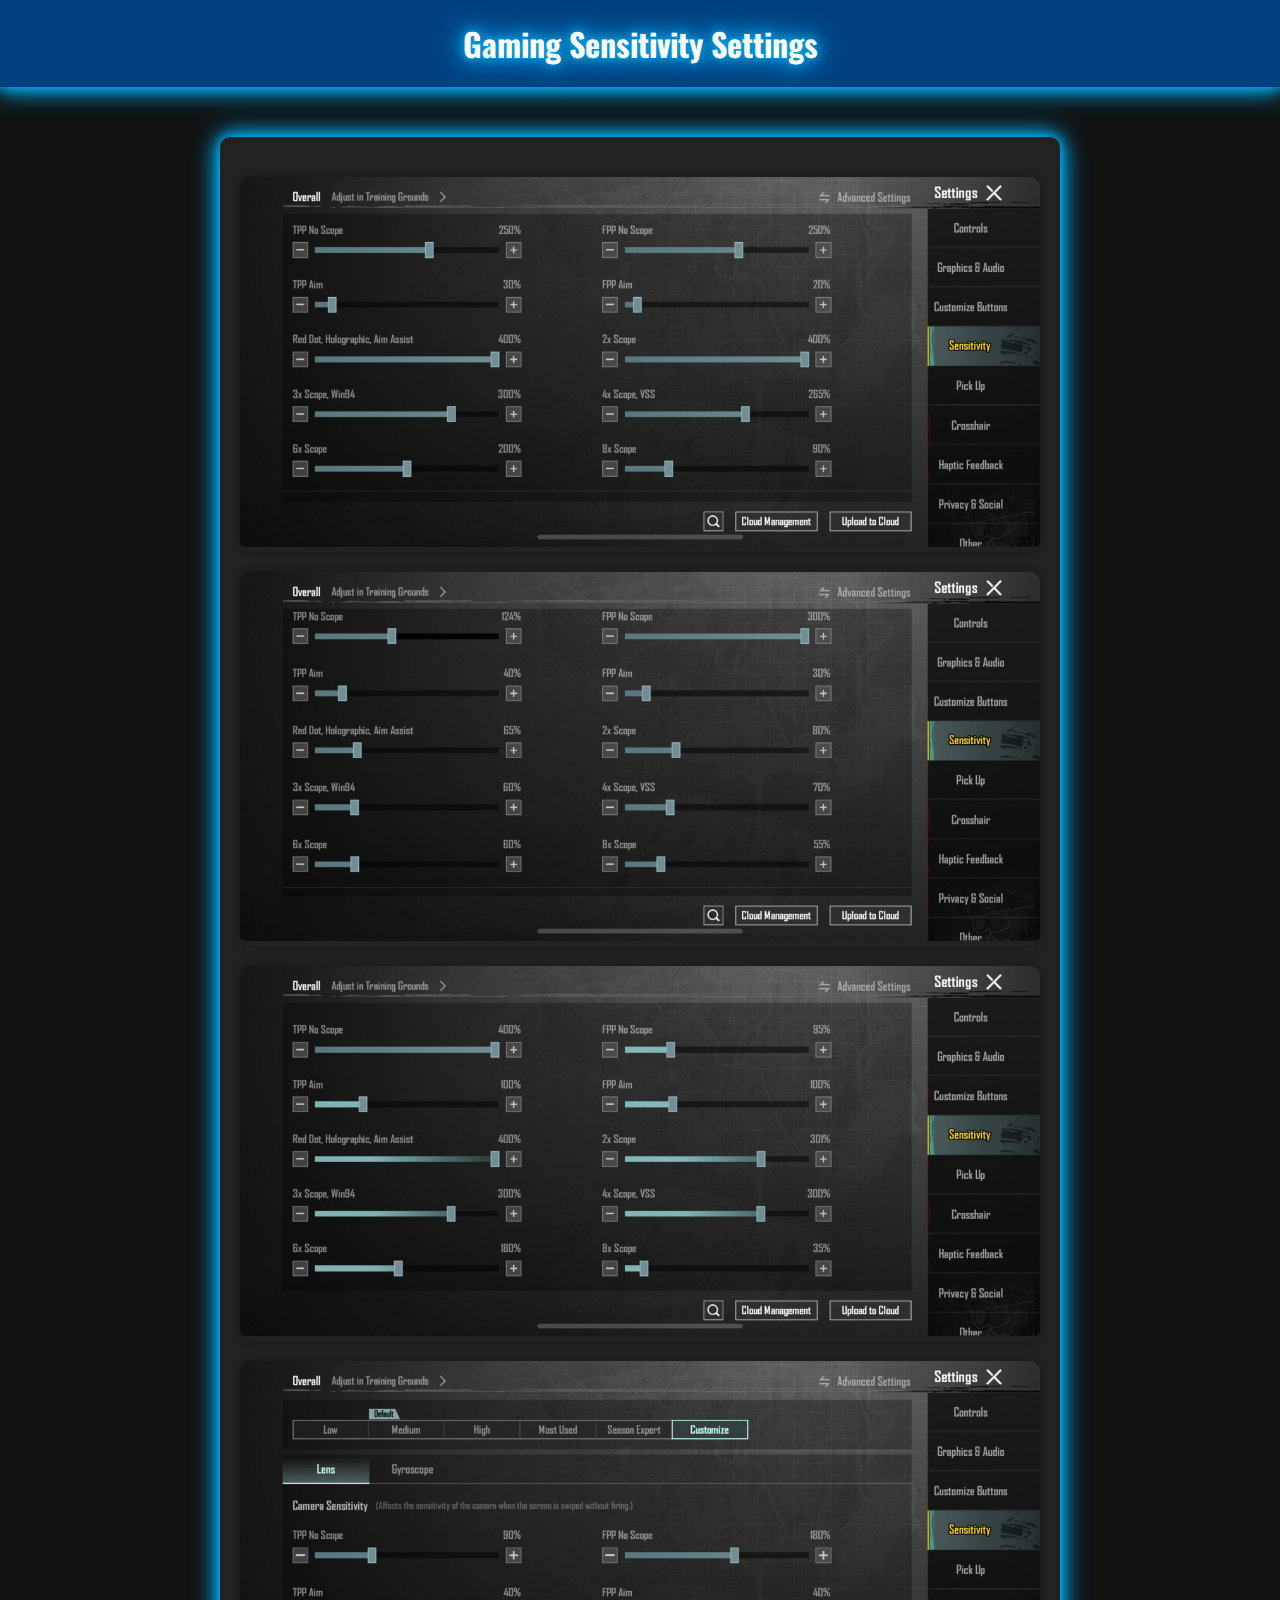
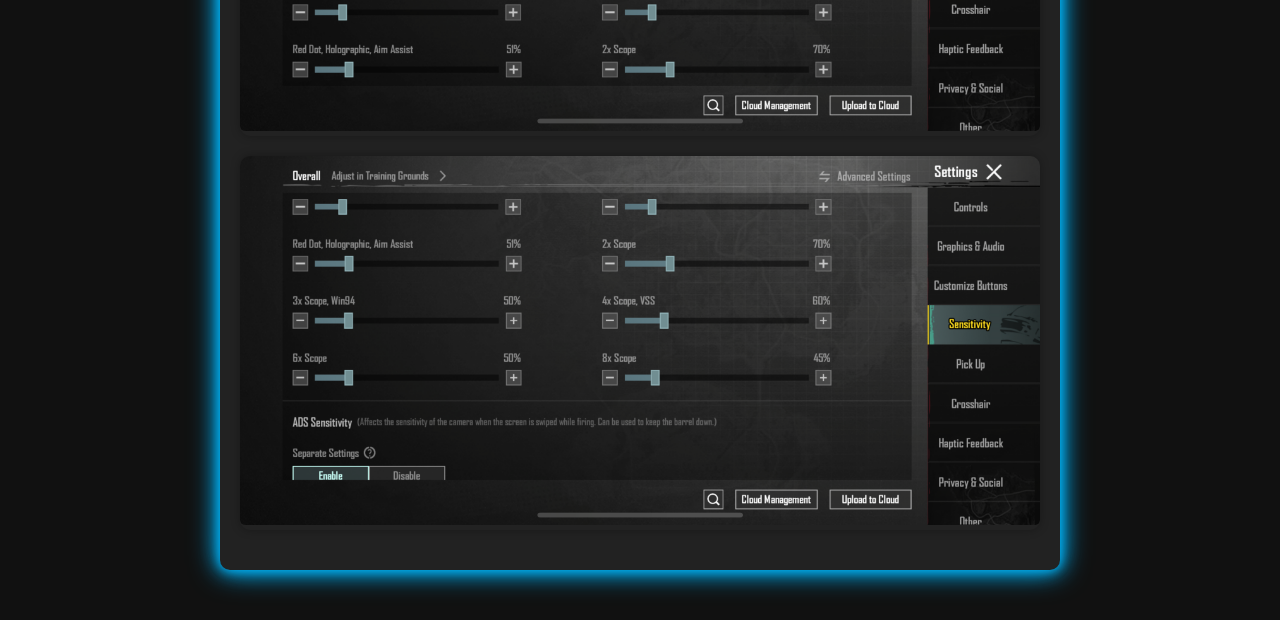
<file: unigine-master/sensitivity.html>
<!DOCTYPE html>
<html lang="en">

<head>
  <meta charset="UTF-8">
  <meta http-equiv="X-UA-Compatible" content="IE=edge">
  <meta name="viewport" content="width=device-width, initial-scale=1.0">

  <!-- Favicon -->
  <link rel="shortcut icon" href="./favicon.ico" type="image/x-icon">

  <!-- Google Fonts -->
  <link rel="preconnect" href="https://fonts.googleapis.com">
  <link rel="preconnect" href="https://fonts.gstatic.com" crossorigin>
  <link href="https://fonts.googleapis.com/css2?family=Oswald:wght@400;500;600&display=swap" rel="stylesheet">

  <!-- Custom Styles -->
  <style>
    body {
      font-family: 'Oswald', sans-serif;
      background-color: #111;
      color: #fff;
      margin: 0;
      padding: 0;
    }

    header {
      background-color: #000;
      padding: 20px;
      text-align: center;
      /* Neon Glow */
      box-shadow: 0 0 10px rgba(0, 173, 239, 1), 0 0 20px rgba(0, 173, 239, 1), 0 0 30px rgba(0, 173, 239, 1);
      transition: background-color 0.3s ease-in-out; /* Added transition for a smooth color change on hover */
    }

    header:hover {
      background-color: #004080; /* Darker color on hover */
    }

    h1 {
      margin: 0;
      font-size: 2em;
      /* Neon Glow */
      text-shadow: 0 0 10px rgba(0, 173, 239, 1), 0 0 20px rgba(0, 173, 239, 1), 0 0 30px rgba(0, 173, 239, 1);
    }

    section {
      max-width: 800px;
      margin: 50px auto;
      padding: 20px;
      background-color: #222;
      border-radius: 10px;
      box-shadow: 0 0 10px rgba(0, 0, 0, 0.3);
      /* Neon Glow */
      box-shadow: 0 0 10px rgba(0, 173, 239, 1), 0 0 20px rgba(0, 173, 239, 1), 0 0 30px rgba(0, 173, 239, 1);
      transition: box-shadow 0.3s ease-in-out; /* Added transition for a smooth box-shadow change on hover */
    }

    section:hover {
      box-shadow: 0 0 20px rgba(0, 173, 239, 1), 0 0 30px rgba(0, 173, 239, 1), 0 0 40px rgba(0, 173, 239, 1); /* Darker shadow on hover */
    }

    label {
      display: block;
      margin-bottom: 10px;
    }

    input {
      width: 100%;
      padding: 10px;
      margin-bottom: 20px;
      box-sizing: border-box;
    }

    button {
      background-color: #00a8e8;
      color: #fff;
      border: none;
      padding: 10px 20px;
      font-size: 1em;
      cursor: pointer;
      /* Neon Glow */
      box-shadow: 0 0 10px rgba(0, 173, 239, 1), 0 0 20px rgba(0, 173, 239, 1), 0 0 30px rgba(0, 173, 239, 1);
    }

    button:hover {
      background-color: #0077a7;
    }

    .image-gallery {
      display: flex;
      flex-direction: column; /* Stack images vertically */
      margin-top: 20px;
    }

    .gallery-item {
      margin-bottom: 20px;
      /* You can optionally set a width for each item if needed */
      border-radius: 10px;
      overflow: hidden;
      box-shadow: 0 0 10px rgba(0, 0, 0, 0.3);
      transition: background-color 0.3s ease-in-out; /* Added transition for a smooth color change on hover */
    }

    .gallery-item:hover {
      background-color: #333; /* Darker color on hover */
    }

    .gallery-item img {
      width: 100%; /* Set the width to 100% to make the image responsive */
      border-radius: 5px;
      transition: transform 0.3s ease-in-out; /* Added transition for a smooth effect */
    }

    .gallery-item img:hover {
      transform: scale(1.1); /* Scale the image on hover */
    }
  </style>

  <title>Gaming Sensitivity Page</title>
</head>

<body>

  <header>
    <h1>Gaming Sensitivity Settings</h1>
  </header>

  <section>
    <div id="sensitivityResult"></div>

    <div class="image-gallery">
      <div class="gallery-item">
        <img src="assets/images/sen1.png" alt="Image 1">
      </div>
      <div class="gallery-item">
        <img src="assets/images/sen2.png" alt="Image 2">
      </div>
      <div class="gallery-item">
        <img src="assets/images/sen3.png" alt="Image 3">
      </div>
      <div class="gallery-item">
        <img src="assets/images/sen4.png" alt="Image 4">
      </div>
      <div class="gallery-item">
        <img src="assets/images/sen5.png" alt="Image 5">
      </div>
    </div>

    <!-- JavaScript for random glow effect -->
    <script>
      function addRandomGlow(element) {
        // Generate a random color for glow
        var randomColor = '#' + Math.floor(Math.random()*16777215).toString(16);

        // Apply the random glow effect
        element.style.boxShadow = '0 0 10px ' + randomColor + ', 0 0 20px ' + randomColor + ', 0 0 30px ' + randomColor;
      }

      function removeGlow(element) {
        // Remove the glow effect on mouseout
        element.style.boxShadow = 'none';
      }
    </script>
  </section>

</body>

</html>
</file>
